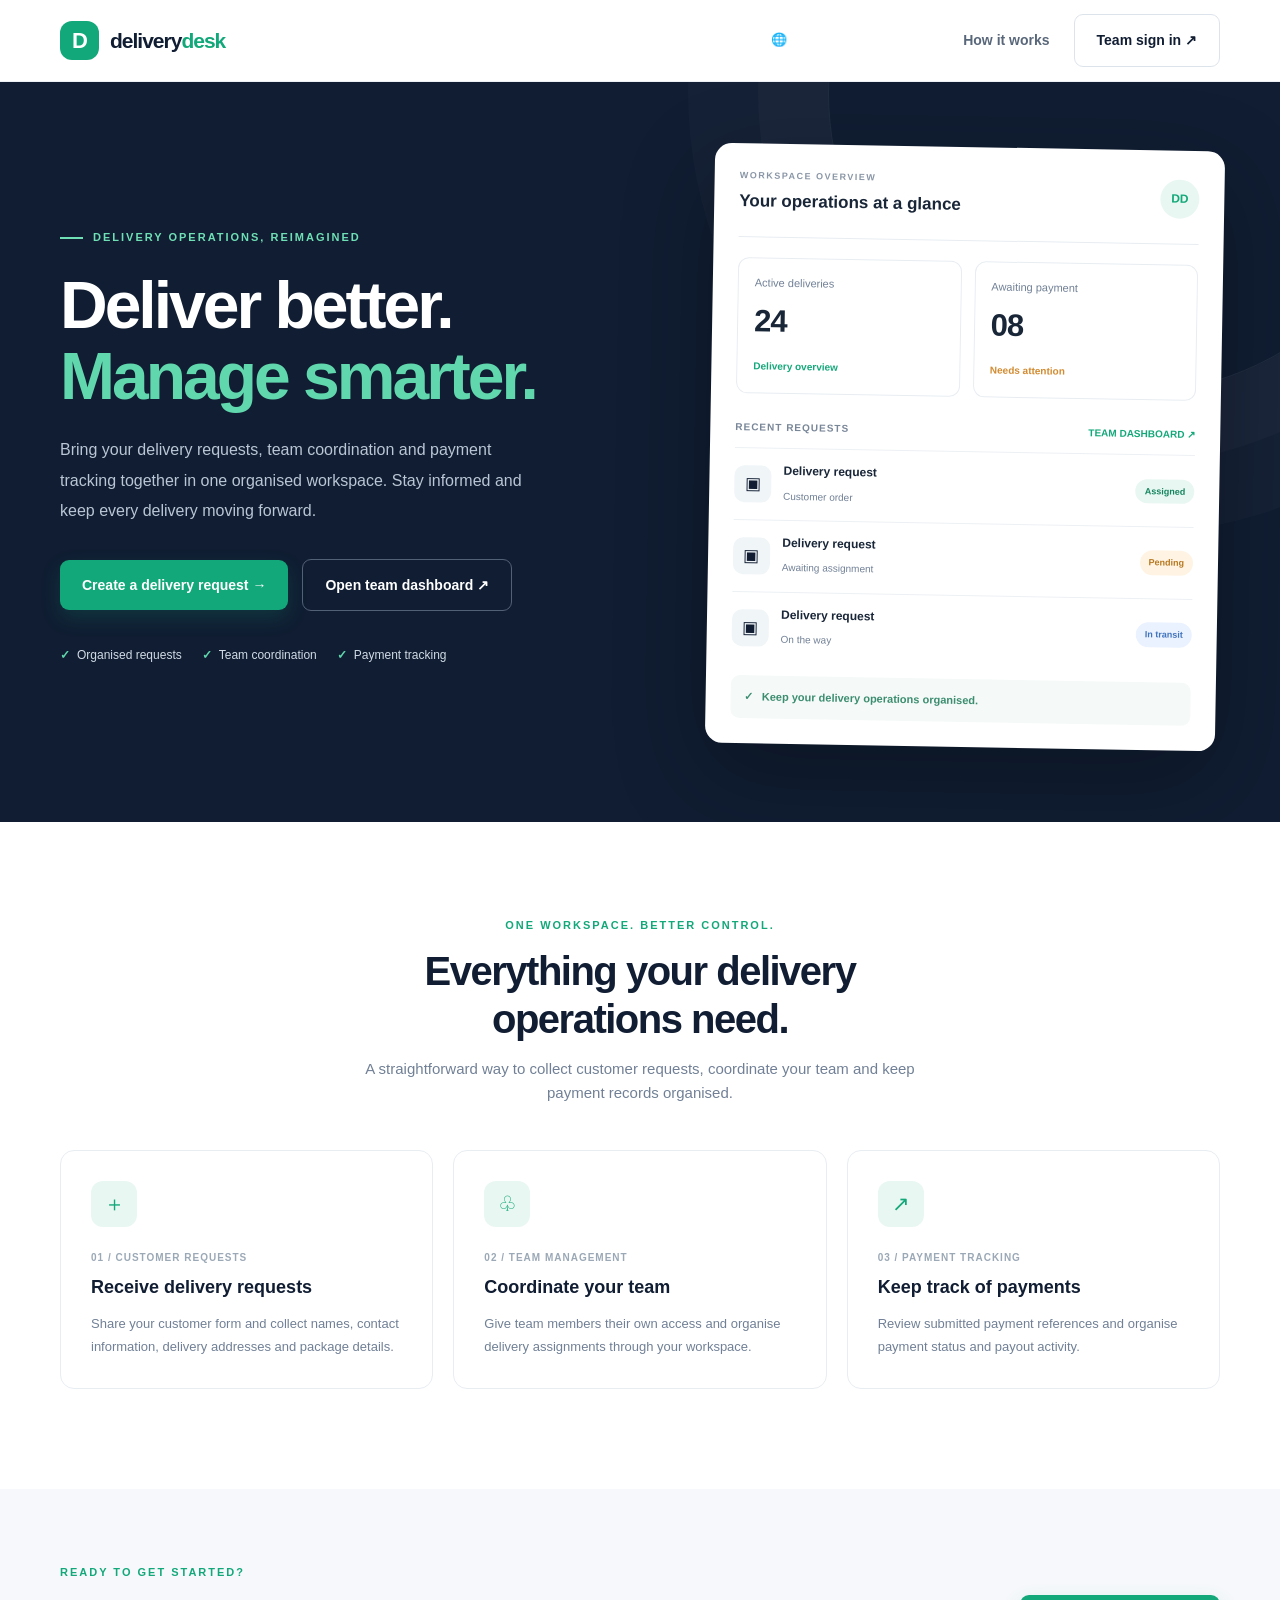
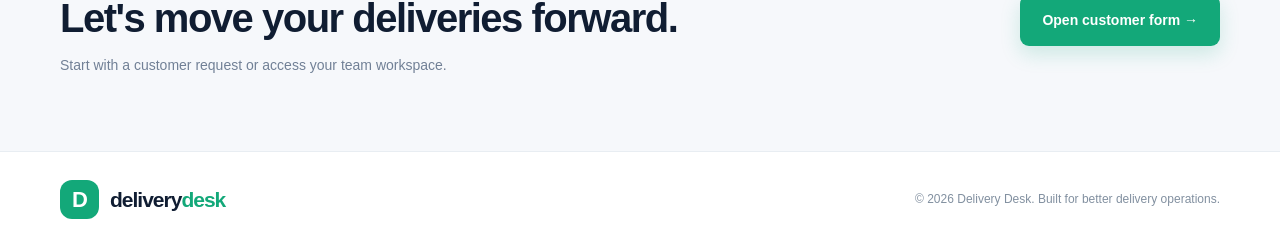
<file: index.html>
<!DOCTYPE html>
<html lang="en">
<head>
  <meta charset="UTF-8">
  <meta name="viewport" content="width=device-width, initial-scale=1.0">
  <meta name="theme-color" content="#101d32">
  <title>Delivery Desk | Move every delivery forward</title>
  <meta name="description" content="Manage delivery requests, coordinate your team and track payment activity with Delivery Desk.">

  <style>
    :root {
      --navy: #101d32;
      --navy-light: #1b2c46;
      --green: #13a879;
      --green-light: #e8f7f1;
      --text: #192638;
      --muted: #718096;
      --border: #e8edf2;
      --background: #f6f8fb;
      --white: #ffffff;
    }

    * { box-sizing: border-box; margin: 0; padding: 0; }

    html { scroll-behavior: smooth; }

    body {
      font-family: Inter, -apple-system, BlinkMacSystemFont, "Segoe UI", sans-serif;
      color: var(--text);
      background: var(--white);
      line-height: 1.6;
    }

    a { text-decoration: none; color: inherit; }

    .container {
      width: min(1160px, calc(100% - 48px));
      margin: auto;
    }

    .navbar {
      min-height: 82px;
      display: flex;
      align-items: center;
      justify-content: space-between;
      border-bottom: 1px solid #edf0f4;
      background: rgba(255,255,255,.96);
      padding: 12px max(24px, calc((100vw - 1160px)/2));
      position: sticky;
      top: 0;
      z-index: 20;
      backdrop-filter: blur(12px);
      gap: 20px;
    }

    .brand {
      display: flex;
      align-items: center;
      gap: 11px;
      font-size: 21px;
      font-weight: 800;
      letter-spacing: -1px;
      color: var(--navy);
      flex-shrink: 0;
    }

    .brand-icon {
      width: 39px;
      height: 39px;
      display: grid;
      place-items: center;
      border-radius: 12px;
      background: var(--green);
      color: white;
      font-size: 22px;
      font-weight: 900;
    }

    .brand span:last-child span { color: var(--green); }

    .nav-links {
      display: flex;
      align-items: center;
      gap: 24px;
      font-size: 14px;
      font-weight: 600;
      color: #59677a;
    }

    .nav-links a:hover { color: var(--green); }

    /* Language translator */
    .language-picker {
      display: flex;
      align-items: center;
      gap: 7px;
      font-size: 13px;
      color: #59677a;
      font-weight: 600;
    }

    #google_translate_element {
      min-width: 145px;
      min-height: 38px;
      display: flex;
      align-items: center;
    }

    #google_translate_element .goog-te-gadget {
      font-size: 0 !important;
      color: transparent !important;
    }

    #google_translate_element select,
    #google_translate_element .goog-te-combo {
      display: block !important;
      width: 145px !important;
      max-width: 145px !important;
      height: 38px !important;
      padding: 6px 10px !important;
      border: 1px solid #dce3eb !important;
      border-radius: 8px !important;
      background: #fff !important;
      color: #101d32 !important;
      font-family: Arial, sans-serif !important;
      font-size: 13px !important;
      font-weight: 600 !important;
      line-height: normal !important;
      cursor: pointer;
    }

    #google_translate_element select option {
      color: #101d32 !important;
      background: #ffffff !important;
      font-size: 13px !important;
    }

    .goog-te-banner-frame { display: none !important; }
    body { top: 0 !important; }
    .goog-logo-link, .goog-te-gadget span { display: none !important; }

    .button {
      display: inline-flex;
      align-items: center;
      justify-content: center;
      gap: 10px;
      padding: 14px 22px;
      border-radius: 9px;
      font-size: 14px;
      font-weight: 700;
      transition: .2s ease;
      cursor: pointer;
    }

    .button-primary {
      background: var(--green);
      color: white;
      box-shadow: 0 8px 20px rgba(19,168,121,.18);
    }

    .button-primary:hover {
      background: #0c9067;
      transform: translateY(-2px);
    }

    .button-outline {
      border: 1px solid #dce3eb;
      color: var(--navy);
      background: white;
    }

    .button-outline:hover {
      border-color: var(--green);
      color: var(--green);
    }

    .hero {
      background: var(--navy);
      color: white;
      position: relative;
      overflow: hidden;
    }

    .hero::before {
      content: "";
      position: absolute;
      width: 600px;
      height: 600px;
      border: 1px solid rgba(255,255,255,.07);
      border-radius: 50%;
      right: -150px;
      top: -290px;
      box-shadow: 0 0 0 70px rgba(255,255,255,.025),
                  0 0 0 140px rgba(255,255,255,.02);
    }

    .hero-inner {
      min-height: 625px;
      display: grid;
      grid-template-columns: 1fr 1fr;
      align-items: center;
      gap: 65px;
      padding-top: 65px;
      padding-bottom: 75px;
      position: relative;
      z-index: 1;
    }

    .eyebrow {
      color: #6fe0b5;
      font-size: 11px;
      letter-spacing: 2px;
      font-weight: 800;
      display: flex;
      align-items: center;
      gap: 10px;
      margin-bottom: 23px;
    }

    .eyebrow::before {
      content: "";
      width: 23px;
      height: 2px;
      background: #6fe0b5;
    }

    .hero h1 {
      font-size: clamp(42px, 5.2vw, 66px);
      line-height: 1.08;
      letter-spacing: -3px;
      max-width: 570px;
      margin-bottom: 23px;
    }

    .hero h1 span { color: #61d7ad; }

    .hero-description {
      color: #bac6d5;
      font-size: 16px;
      line-height: 1.9;
      max-width: 490px;
      margin-bottom: 32px;
    }

    .hero-buttons {
      display: flex;
      align-items: center;
      flex-wrap: wrap;
      gap: 14px;
    }

    .hero .button-outline {
      background: transparent;
      border-color: #536177;
      color: white;
    }

    .hero .button-outline:hover {
      background: rgba(255,255,255,.08);
      border-color: white;
    }

    .trust-list {
      display: flex;
      flex-wrap: wrap;
      gap: 20px;
      margin-top: 35px;
      color: #d1dbe6;
      font-size: 12px;
    }

    .trust-list span::before {
      content: "✓";
      color: #61d7ad;
      margin-right: 7px;
      font-weight: 900;
    }

    /* Dashboard preview */

    .dashboard-card {
      background: white;
      color: var(--text);
      border-radius: 17px;
      padding: 25px;
      box-shadow: 0 30px 90px rgba(0,0,0,.28);
      transform: rotate(1deg);
      max-width: 510px;
      margin-left: auto;
      width: 100%;
    }

    .dashboard-top {
      display: flex;
      justify-content: space-between;
      align-items: center;
      padding-bottom: 21px;
      border-bottom: 1px solid var(--border);
    }

    .dashboard-top small {
      display: block;
      font-size: 9px;
      letter-spacing: 1.5px;
      color: #8a96a6;
      font-weight: 800;
      margin-bottom: 5px;
    }

    .dashboard-top strong { font-size: 17px; }

    .avatar {
      width: 39px;
      height: 39px;
      border-radius: 50%;
      display: grid;
      place-items: center;
      background: var(--green-light);
      color: var(--green);
      font-size: 12px;
      font-weight: 800;
    }

    .stats {
      display: grid;
      grid-template-columns: 1fr 1fr;
      gap: 13px;
      padding: 20px 0;
    }

    .stat {
      border: 1px solid var(--border);
      border-radius: 11px;
      padding: 16px;
    }

    .stat small {
      color: var(--muted);
      font-size: 11px;
      display: block;
    }

    .stat strong {
      display: block;
      font-size: 31px;
      margin: 5px 0;
      letter-spacing: -1px;
    }

    .stat em {
      color: var(--green);
      font-size: 10px;
      font-style: normal;
      font-weight: 700;
    }

    .stat .orange { color: #d28b30; }

    .section-heading {
      display: flex;
      justify-content: space-between;
      align-items: center;
      margin: 6px 0 12px;
      font-size: 10px;
      font-weight: 800;
      letter-spacing: 1px;
      color: #788698;
    }

    .section-heading a {
      color: var(--green);
      font-size: 10px;
      letter-spacing: 0;
    }

    .order {
      display: flex;
      align-items: center;
      gap: 12px;
      padding: 13px 0;
      border-top: 1px solid #edf0f4;
    }

    .order-icon {
      width: 37px;
      height: 37px;
      border-radius: 10px;
      background: #f0f5f8;
      display: grid;
      place-items: center;
      color: var(--navy);
      font-size: 17px;
    }

    .order-info { flex: 1; }

    .order-info strong {
      display: block;
      font-size: 12px;
    }

    .order-info small {
      color: var(--muted);
      font-size: 10px;
    }

    .status {
      padding: 5px 9px;
      border-radius: 20px;
      font-size: 9px;
      font-weight: 800;
    }

    .status-green { background: #e8f7f1; color: #13845e; }
    .status-orange { background: #fff4e4; color: #b77820; }
    .status-blue { background: #eaf2ff; color: #4273bd; }

    .dashboard-bottom {
      margin-top: 12px;
      padding: 13px;
      border-radius: 9px;
      background: #f5faf8;
      color: #3c8d70;
      font-size: 11px;
      font-weight: 700;
    }

    /* General sections */

    .intro {
      text-align: center;
      padding: 95px 0 45px;
    }

    .section-tag {
      color: var(--green);
      font-size: 11px;
      letter-spacing: 2px;
      font-weight: 800;
      margin-bottom: 12px;
    }

    .intro h2, .cta h2 {
      color: var(--navy);
      font-size: clamp(28px, 3.5vw, 40px);
      letter-spacing: -1.5px;
      line-height: 1.2;
    }

    .intro p {
      color: var(--muted);
      font-size: 15px;
      max-width: 570px;
      margin: 14px auto 0;
    }

    .features {
      display: grid;
      grid-template-columns: repeat(3, 1fr);
      gap: 20px;
      padding-bottom: 100px;
    }

    .feature {
      border: 1px solid var(--border);
      padding: 30px;
      border-radius: 14px;
      transition: .2s ease;
      background: white;
    }

    .feature:hover {
      transform: translateY(-5px);
      box-shadow: 0 15px 35px rgba(20,40,70,.07);
      border-color: #cdece0;
    }

    .feature-icon {
      width: 46px;
      height: 46px;
      display: grid;
      place-items: center;
      background: var(--green-light);
      color: var(--green);
      border-radius: 12px;
      font-size: 21px;
      margin-bottom: 23px;
    }

    .feature-number {
      color: #9ba8b6;
      font-size: 10px;
      font-weight: 800;
      letter-spacing: 1px;
    }

    .feature h3 {
      font-size: 18px;
      margin: 7px 0 10px;
      color: var(--navy);
    }

    .feature p {
      color: var(--muted);
      font-size: 13px;
      line-height: 1.8;
    }

    .cta-section {
      background: var(--background);
      padding: 75px 0;
    }

    .cta {
      display: flex;
      justify-content: space-between;
      align-items: center;
      gap: 30px;
    }

    .cta p {
      color: var(--muted);
      margin-top: 12px;
      font-size: 14px;
    }

    footer {
      padding: 28px 0;
      border-top: 1px solid var(--border);
      background: white;
    }

    .footer-inner {
      display: flex;
      justify-content: space-between;
      align-items: center;
      gap: 20px;
      flex-wrap: wrap;
    }

    .footer-inner small {
      color: #8290a0;
      font-size: 12px;
    }

    @media(max-width: 850px) {
      .hero-inner {
        grid-template-columns: 1fr;
        gap: 55px;
        padding-top: 80px;
      }

      .dashboard-card { margin: auto; transform: none; }
      .features { grid-template-columns: 1fr; }
      .intro { padding-top: 75px; }
    }

    @media(max-width: 600px) {
      .navbar {
        min-height: 70px;
        padding: 12px 20px;
        align-items: flex-start;
        flex-direction: column;
      }

      .nav-links {
        width: 100%;
        gap: 12px;
        font-size: 12px;
        flex-wrap: wrap;
      }

      #google_translate_element,
      #google_translate_element select,
      #google_translate_element .goog-te-combo {
        width: 135px !important;
        max-width: 135px !important;
      }

      .nav-links .button { padding: 10px 12px; font-size: 11px; }
      .container { width: calc(100% - 36px); }
      .hero-inner { padding-top: 65px; padding-bottom: 65px; }
      .hero h1 { letter-spacing: -2px; }
      .hero-description { font-size: 14px; }
      .hero-buttons { align-items: stretch; flex-direction: column; }
      .trust-list { gap: 12px; }
      .dashboard-card { padding: 17px; }
      .stat { padding: 12px; }
      .stat strong { font-size: 25px; }
      .order-info strong { font-size: 10px; }
      .status { font-size: 8px; padding: 4px 6px; }
      .cta { flex-direction: column; align-items: flex-start; }
      .cta .button { width: 100%; }
    }
  </style>
</head>

<body>

  <nav class="navbar">
    <a class="brand" href="index.html">
      <span class="brand-icon">D</span>
      <span>delivery<span>desk</span></span>
    </a>

    <div class="nav-links">
      <div class="language-picker" aria-label="Website language">
        <span aria-hidden="true">🌐</span>
        <div id="google_translate_element"></div>
      </div>
      <a href="#how">How it works</a>
      <a class="button button-outline" href="login.html">Team sign in ↗</a>
    </div>
  </nav>

  <main>
    <section class="hero">
      <div class="container hero-inner">

        <div>
          <div class="eyebrow">DELIVERY OPERATIONS, REIMAGINED</div>

          <h1>
            Deliver better.<br>
            <span>Manage smarter.</span>
          </h1>

          <p class="hero-description">
            Bring your delivery requests, team coordination and payment
            tracking together in one organised workspace. Stay informed
            and keep every delivery moving forward.
          </p>

          <div class="hero-buttons">
            <a href="delivery.html" class="button button-primary">
              Create a delivery request →
            </a>
            <a href="login.html" class="button button-outline">
              Open team dashboard ↗
            </a>
          </div>

          <div class="trust-list">
            <span>Organised requests</span>
            <span>Team coordination</span>
            <span>Payment tracking</span>
          </div>
        </div>

        <div class="dashboard-card">
          <div class="dashboard-top">
            <div>
              <small>WORKSPACE OVERVIEW</small>
              <strong>Your operations at a glance</strong>
            </div>
            <div class="avatar">DD</div>
          </div>

          <div class="stats">
            <div class="stat">
              <small>Active deliveries</small>
              <strong>24</strong>
              <em>Delivery overview</em>
            </div>
            <div class="stat">
              <small>Awaiting payment</small>
              <strong>08</strong>
              <em class="orange">Needs attention</em>
            </div>
          </div>

          <div class="section-heading">
            <span>RECENT REQUESTS</span>
            <a href="login.html">TEAM DASHBOARD ↗</a>
          </div>

          <div class="order">
            <div class="order-icon">▣</div>
            <div class="order-info">
              <strong>Delivery request</strong>
              <small>Customer order</small>
            </div>
            <span class="status status-green">Assigned</span>
          </div>

          <div class="order">
            <div class="order-icon">▣</div>
            <div class="order-info">
              <strong>Delivery request</strong>
              <small>Awaiting assignment</small>
            </div>
            <span class="status status-orange">Pending</span>
          </div>

          <div class="order">
            <div class="order-icon">▣</div>
            <div class="order-info">
              <strong>Delivery request</strong>
              <small>On the way</small>
            </div>
            <span class="status status-blue">In transit</span>
          </div>

          <div class="dashboard-bottom">
            ✓ &nbsp; Keep your delivery operations organised.
          </div>
        </div>

      </div>
    </section>

    <section id="how">
      <div class="container">
        <div class="intro">
          <div class="section-tag">ONE WORKSPACE. BETTER CONTROL.</div>
          <h2>Everything your delivery<br>operations need.</h2>
          <p>
            A straightforward way to collect customer requests,
            coordinate your team and keep payment records organised.
          </p>
        </div>

        <div class="features">
          <article class="feature">
            <div class="feature-icon">＋</div>
            <div class="feature-number">01 / CUSTOMER REQUESTS</div>
            <h3>Receive delivery requests</h3>
            <p>
              Share your customer form and collect names, contact
              information, delivery addresses and package details.
            </p>
          </article>

          <article class="feature">
            <div class="feature-icon">♧</div>
            <div class="feature-number">02 / TEAM MANAGEMENT</div>
            <h3>Coordinate your team</h3>
            <p>
              Give team members their own access and organise
              delivery assignments through your workspace.
            </p>
          </article>

          <article class="feature">
            <div class="feature-icon">↗</div>
            <div class="feature-number">03 / PAYMENT TRACKING</div>
            <h3>Keep track of payments</h3>
            <p>
              Review submitted payment references and organise
              payment status and payout activity.
            </p>
          </article>
        </div>
      </div>
    </section>

    <section class="cta-section">
      <div class="container cta">
        <div>
          <div class="section-tag">READY TO GET STARTED?</div>
          <h2>Let's move your deliveries forward.</h2>
          <p>Start with a customer request or access your team workspace.</p>
        </div>

        <a href="delivery.html" class="button button-primary">
          Open customer form →
        </a>
      </div>
    </section>
  </main>

  <footer>
    <div class="container footer-inner">
      <a class="brand" href="index.html">
        <span class="brand-icon">D</span>
        <span>delivery<span>desk</span></span>
      </a>
      <small>© 2026 Delivery Desk. Built for better delivery operations.</small>
    </div>
  </footer>

  <script>
    function googleTranslateElementInit() {
      new google.translate.TranslateElement(
        {
          pageLanguage: "en",
          includedLanguages: "en,fr,es,pt,de,it,ar,zh-CN,ja,ko,ru,hi,nl,tr,sw",
          autoDisplay: false
        },
        "google_translate_element"
      );
    }
  </script>

  <script src="https://translate.google.com/translate_a/element.js?cb=googleTranslateElementInit"></script>

</body>
</html>
</file>
